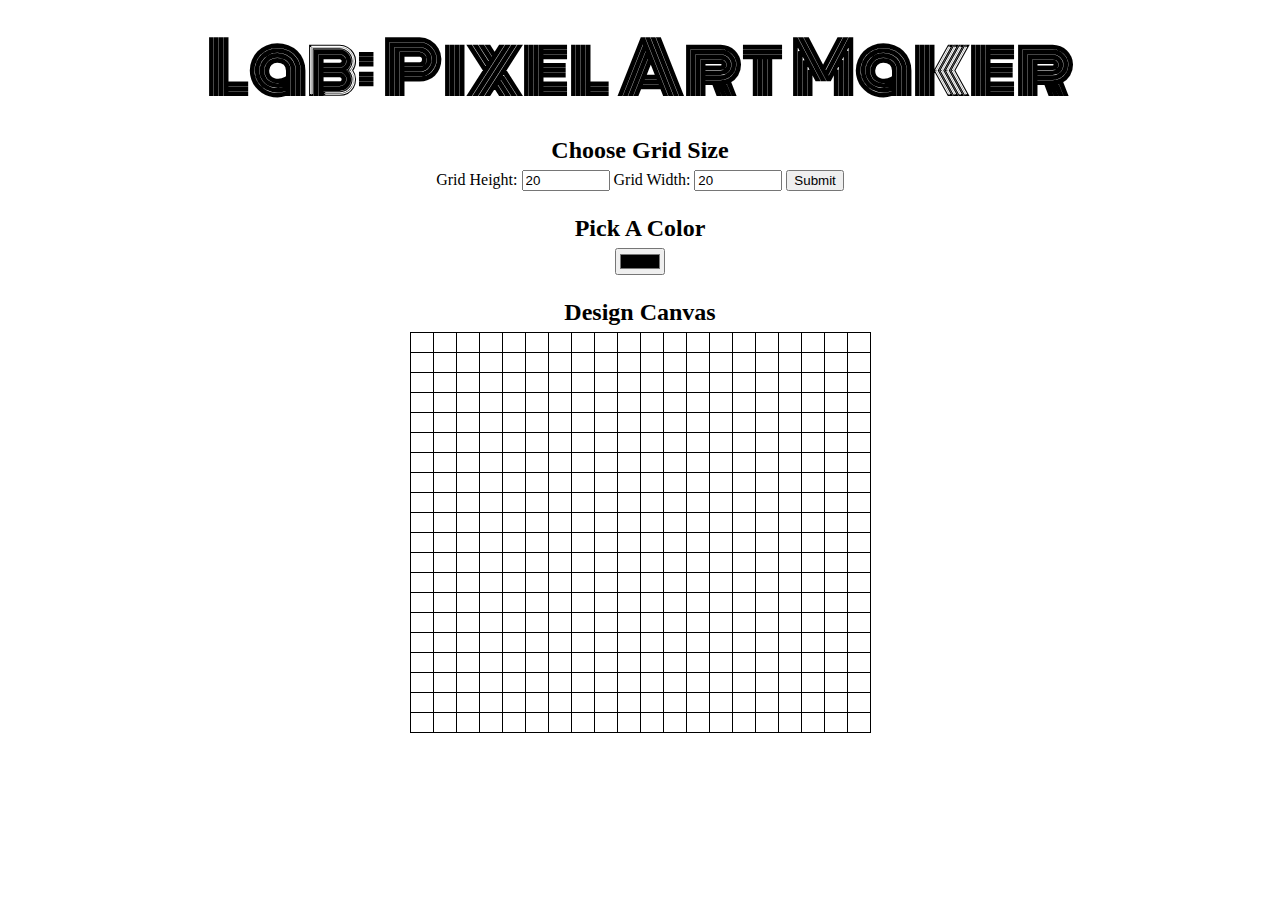
<file: Art-maker/index.html>
<!DOCTYPE html>
<html>
<head>
    <title>Pixel Art Maker!</title>
    <link rel="stylesheet" href="https://fonts.googleapis.com/css?family=Monoton">
    <meta name="viewport" content="width=device-width,initial-scale=1">
    <link rel="stylesheet" href="styles.css">
</head>
<body>
    <h1>Lab: Pixel Art Maker</h1>

    <h2>Choose Grid Size</h2>
    <form id="sizePicker">
        Grid Height:
        <input type="number" id="input_height" name="height" min="1" max="70" value="20" required="true">
        Grid Width:
        <input type="number" id="input_width" name="width" min="1" max="70" value="20" required="true">
        <input type="submit" id="submit">
    </form>

    <h2>Pick A Color</h2>
    <input type="color" id="colorPicker">

    <h2>Design Canvas</h2>
    <table id="pixel_canvas"></table>

    <script src="designs.js"></script>
    <script type="text/javascript">
        makeGrid();
    </script>
</body>
</html>
</file>
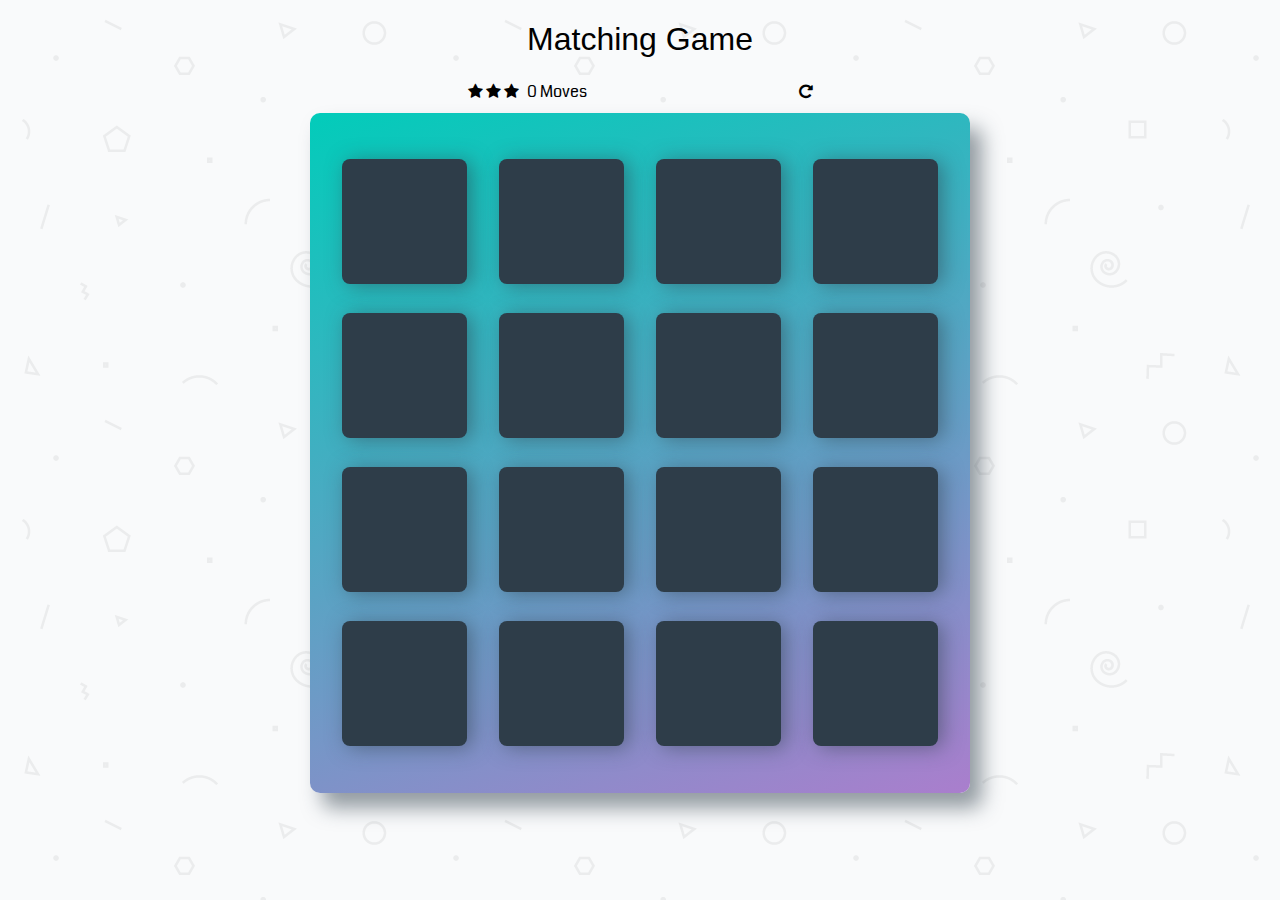
<file: Memory-Game/index.html>
<!doctype html>
<html lang="en">
<head>
    <meta charset="utf-8">
    <title>Matching Game</title>
    <meta name="description" content="">
    <link rel="stylesheet prefetch" href="https://maxcdn.bootstrapcdn.com/font-awesome/4.6.1/css/font-awesome.min.css">
    <link rel="stylesheet prefetch" href="https://fonts.googleapis.com/css?family=Coda">
    <link rel="stylesheet" href="css/app.css">
    <meta name="viewport" content="width=device-width, initial-scale=1.0">
</head>
<body>

    <div class="container" id="container">
        <header>
            <h1>Matching Game</h1>
        </header>

        <section class="score-panel">
        	<ul class="stars" id="stars">
        		<li><i class="fa fa-star"></i></li>
        		<li><i class="fa fa-star"></i></li>
        		<li><i class="fa fa-star"></i></li>
        	</ul>

        	<span class="moves" id="moves">3</span> Moves

            <div class="restart" id="restart">
        		<i class="fa fa-repeat"></i>
        	</div>
        </section>

        <ul class="deck" id="deck">
        </ul>
    </div>

    <div class="no_display" id="congratulation" >
        <h1>Congratulations! You won!</h1>
        <h2 id="socre_display">With moves</h2>
        <h3>WoW.....</h3>
        <Button class="play_again" id="play">Play Again</Button>
    </div>

    <script src="js/app.js"></script>
</body>
</html>
</file>
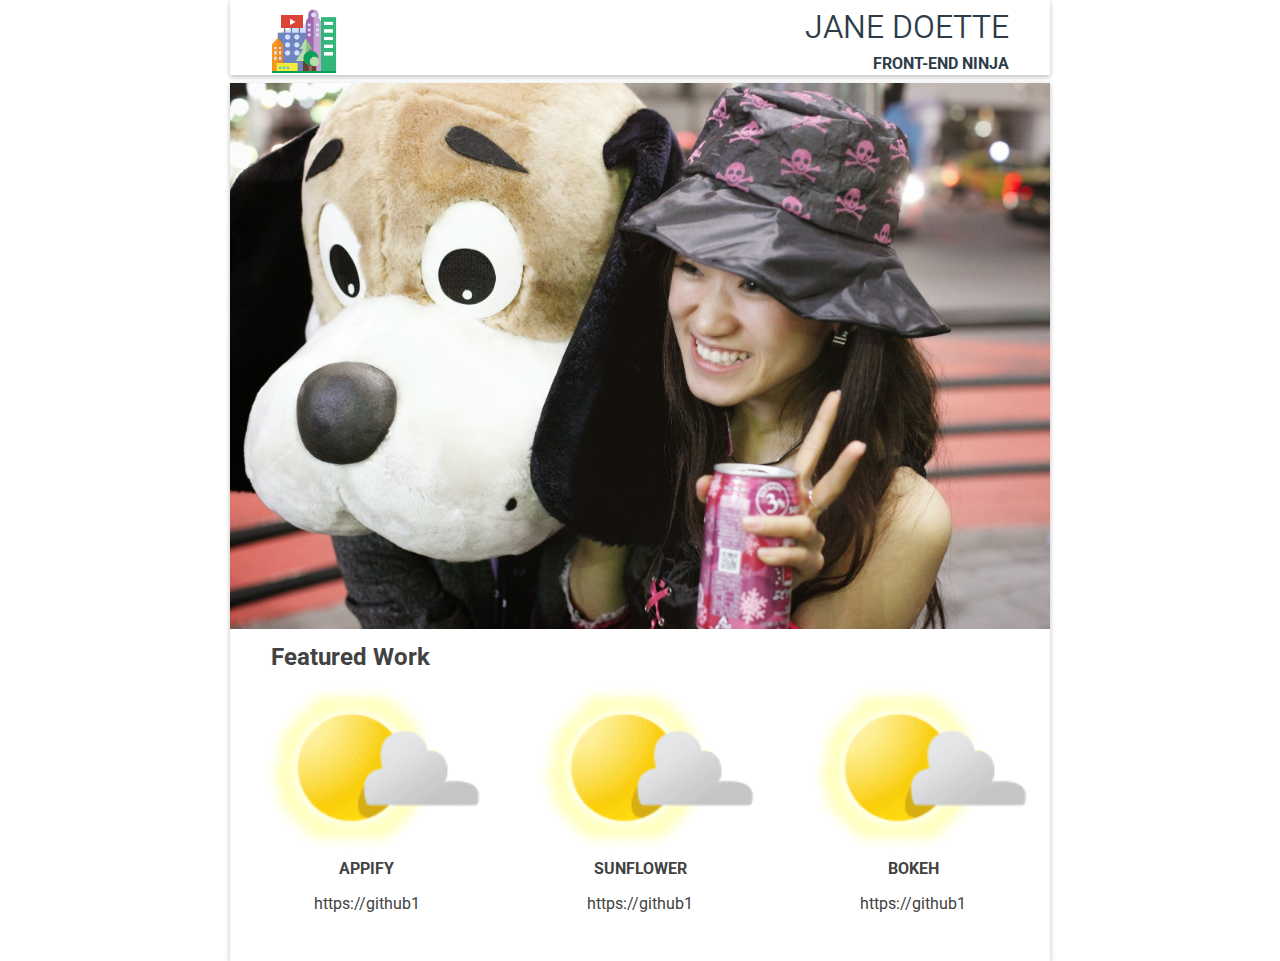
<file: mockup-to-Portfolio/index.html>
<!doctype html>
<html lang="en">
  <head>
    <meta charset="utf-8">
    <meta name="viewport" content="width=device-width, initial-scale=1.0">
    <title>My Portfolio</title>
    <link rel="stylesheet" href="css/main.css">
    <link href="https://fonts.googleapis.com/css?family=Roboto:300,400,500" rel="stylesheet" type="text/css">
  </head>
  <body>
    <header class="header">
      <div class="header__inner">
        <img class="header__logo" src="img/logo.png" alt="My picture">
        <section class="header_title">
          <h1 class="header__maintitle">
            JANE DOETTE
          </h1>
          <h3 class="header_subtitle">
            FRONT-END NINJA
          </h3>
        </section>
      </div>
    </header>

    <main>
      <section class="content">
        <section class="primary_display">
          <img class="primary_picture" src="img/primaryImg.jpg" alert="mainImg">
        </section>

        <section class="thumb_display">
          <h2 class="thumb_title">Featured Work</h2>

          <div class="thumb_gallery">
            <aeticle class="thumb_item">
              <a href="#">
                  <img class="thumb_picture" src="img/thumb1.png" alt="thumb1">
              </a>
              <h4 class="thumb_picture_title">APPIFY</h4>
              <p class="thumb_url">https://github1</p>
            </aeticle>

            <aeticle class="thumb_item">
              <a href="#">
                  <img class="thumb_picture" src="img/thumb1.png" alt="thumb1">
              </a>
              <h4 class="thumb_picture_title">SUNFLOWER</h4>
              <p class="thumb_url">https://github1</p>
            </aeticle>

            <aeticle class="thumb_item">
              <a href="#">
                  <img class="thumb_picture" src="img/thumb1.png" alt="thumb1">
              </a>
              <h4 class="thumb_picture_title">BOKEH</h4>
              <p class="thumb_url">https://github1</p>
            </aeticle>
          </div>

        </section>

      </section>
    </main>

    <footer>

    </footer>

  </body>
</html>
</file>
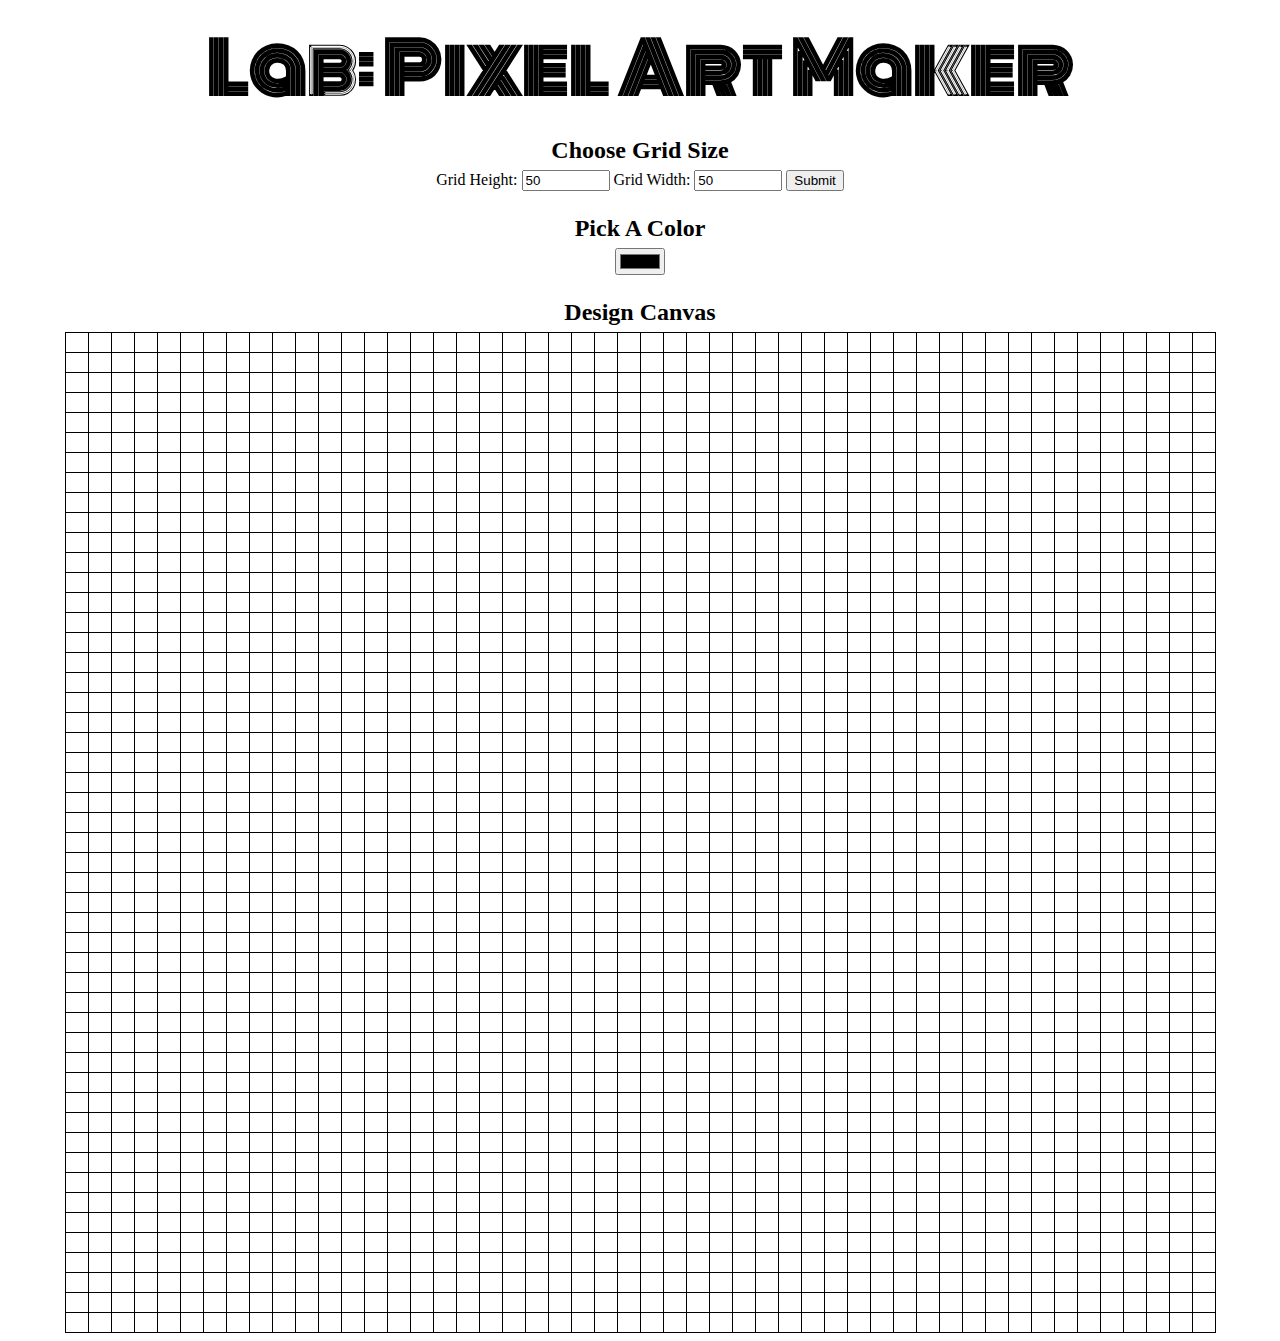
<file: 项目-Art Maker/project-pixel-art-maker-starter-master/index.html>
<!DOCTYPE html>
<html>
<head>
    <title>Pixel Art Maker!</title>
    <link rel="stylesheet" href="https://fonts.googleapis.com/css?family=Monoton">
    <meta name="viewport" content="width=device-width,initial-scale=1">
    <link rel="stylesheet" href="styles.css">
</head>
<body>
    <h1>Lab: Pixel Art Maker</h1>

    <h2>Choose Grid Size</h2>
    <div id="sizePicker">
        Grid Height:
        <input type="number" id="input_height" name="height" min="1" value="50">
        Grid Width:
        <input type="number" id="input_width" name="width" min="1" value="50">
        <input type="submit" id="submit">
    </div>

    <h2>Pick A Color</h2>
    <input type="color" id="colorPicker">

    <h2>Design Canvas</h2>
    <table id="pixel_canvas"></table>

    <script src="jquery-3.2.1.js"></script>
    <script src="designs.js"></script>
</body>
</html>
</file>
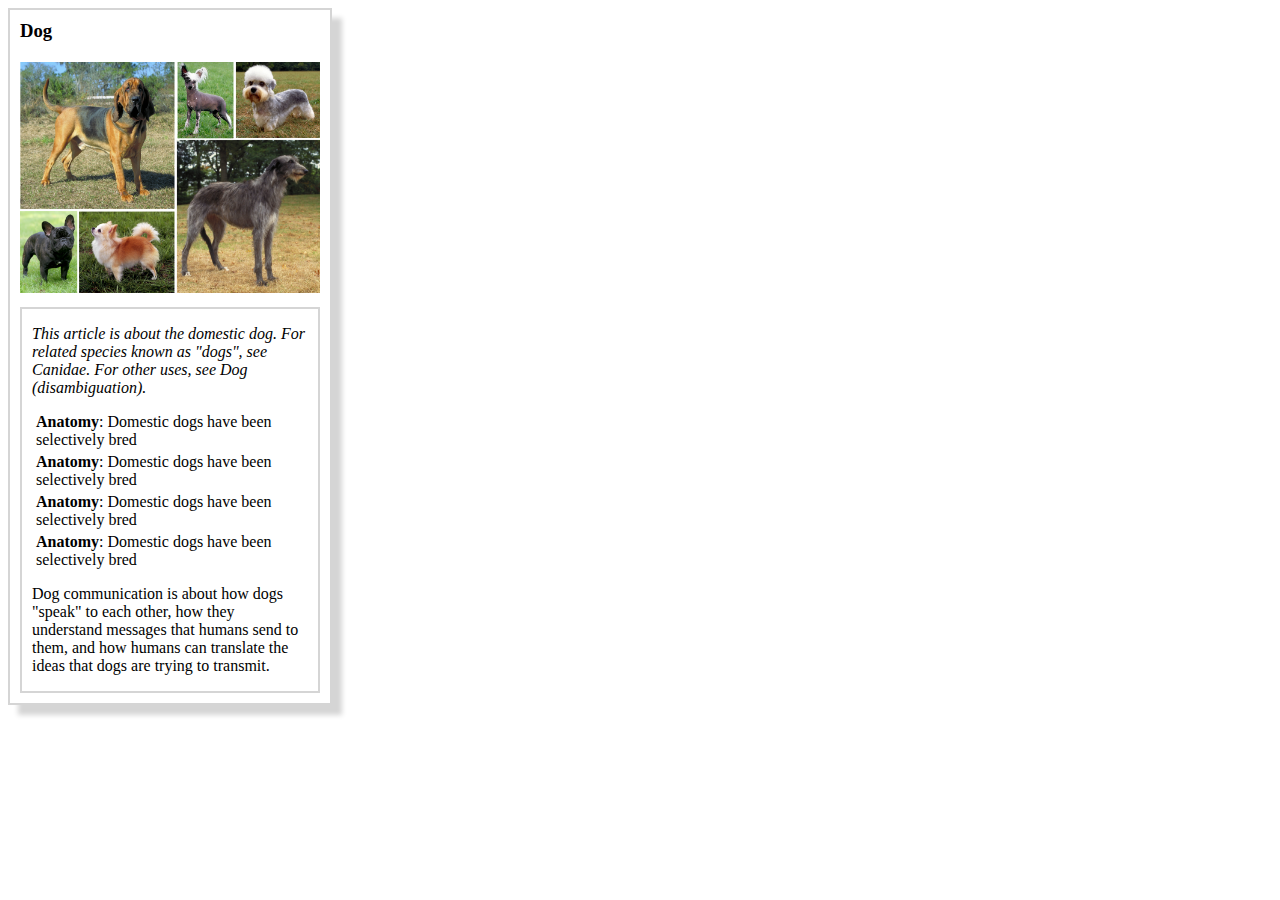
<file: mockup-to-animal_card/card.html>
<!DOCTYPE html>
<html>

<head>
    <meta charset="utf-8">
    <title>动物交换卡</title>
    <link rel="stylesheet" type="text/css" href="styles.css">
</head>

<body>
    <div class="animal_content">
        <!-- 在下面输入你最喜欢的动物（或者其他...）的名字 -->
        <h3 class="animal_head">Dog</h3>
        <!-- 在下面输入你最喜欢的动物的图片 -->
        <img src="placeholder.png" alt="Dog" class="animal_img">
        <div class="animal_information">
            <!-- 在下面输入你最喜欢的动物的一些趣味小知识 -->
            <p class="animal_interesting_fact">This article is about the domestic dog. For related species known as "dogs", see Canidae. For other uses, see Dog (disambiguation).
            </p>

            <ul class="animal_ul">
                <!-- 在下面输入你最喜欢的动物的信息列表 -->
                <li class="animal_li"><span class="animal_item">Anatomy</span>: Domestic dogs have been selectively bred </li>
                <li class="animal_li"><span class="animal_item">Anatomy</span>: Domestic dogs have been selectively bred </li>
                <li class="animal_li"><span class="animal_item">Anatomy</span>: Domestic dogs have been selectively bred </li>
                <li class="animal_li"><span class="animal_item">Anatomy</span>: Domestic dogs have been selectively bred </li>
            </ul>
            <!-- 在下面输入你最喜欢的动物的具体描述 -->
            <p>Dog communication is about how dogs "speak" to each other, how they understand messages that humans send to them, and how humans can translate the ideas that dogs are trying to transmit.</p>
        </div>
    </div>
</body>

</html>
</file>
<file: Art-maker/styles.css>
body {
    text-align: center;
}

h1 {
    font-family: Monoton;
    font-size: 70px;
    margin: 0.2em;
}

h2 {
    margin: 1em 0 0.25em;
}

h2:first-of-type {
    margin-top: 0.5em;
}

table,
tr,
td {
    border: 1px solid black;
}

table {
    border-collapse: collapse;
    margin: 0 auto;
}

tr {
    height: 20px;
}

td {
    width: 20px;
}

input[type=number] {
    width: 6em;
}

/* Extra Small Devices, Phones */
@media only screen and (max-width: 480px) {
    h1 {
        font-size: 20px;
    }

    tr {
        height: 10px;
    }

    td {
        width: 10px;
    }

    #sizePicker {
        font-size: 12px
    }

}


/* Extra Small Devices, Phones */
@media only screen and (max-width: 960px) {
    h1 {
        font-size: 50px;
    }

    tr {
        height: 15px;
    }

    td {
        width: 15px;
    }

    #sizePicker {
        font-size: 20px
    }

}
</file>
<file: Memory-Game/css/app.css>
html {
    box-sizing: border-box;
}

*,
*::before,
*::after {
    box-sizing: inherit;
}

html,
body {
    width: 100%;
    height: 100%;
    margin: 0;
    padding: 0;
}

body {
    background: #ffffff url('../img/geometry2.png'); /* Background pattern from Subtle Patterns */
    font-family: 'Coda', cursive;
}

.container {
    display: flex;
    justify-content: center;
    align-items: center;
    flex-direction: column;
}

h1 {
    font-family: 'Open Sans', sans-serif;
    font-weight: 300;
}

/*
 * Styles for the deck of cards
 */

.deck {
    width: 660px;
    min-height: 680px;
    background: linear-gradient(160deg, #02ccba 0%, #aa7ecd 100%);
    padding: 32px;
    border-radius: 10px;
    box-shadow: 12px 15px 20px 0 rgba(46, 61, 73, 0.5);
    display: flex;
    flex-wrap: wrap;
    justify-content: space-between;
    align-items: center;
    margin: 0 0 3em;
}

.deck .card {
    height: 125px;
    width: 125px;
    background: #2e3d49;
    /*hidden <i> tag*/
    font-size: 0;
    color: #ffffff;
    border-radius: 8px;
    cursor: pointer;
    display: flex;
    justify-content: center;
    align-items: center;
    box-shadow: 5px 2px 20px 0 rgba(46, 61, 73, 0.5);
}

.deck .card.open {
    transform: rotateY(0);
    background: #02b3e4;
    /*default: don't click*/
    cursor: default;
}

.deck .card.show {
    font-size: 33px;
}

.deck .card.match {
    background: #02ccba;
    font-size: 33px;
}

.disabled {
    pointer-events: none;
    cursor: default;
}

/*
 * Styles for the Score Panel
 */

.score-panel {
    text-align: left;
    width: 345px;
    margin-bottom: 10px;
}

.score-panel .stars {
    margin: 0;
    padding: 0;
    display: inline-block;
    margin: 0 5px 0 0;
}

.score-panel .stars li {
    list-style: none;
    display: inline-block;
}

.score-panel .restart {
    float: right;
    cursor: pointer;
}

/*rate: .deck .card.error_matching > error_matting*/ 
.deck .card.error_matching {
    animation:shake 3s;
    -moz-animation:shake 3s;
    -webkit-animation:shake 3s; 
    -o-animation:shake 3s; 

    background: #ff0000;
}

.deck .card.success_matching {
    animation:shake 3s;
    -moz-animation:shake 3s;
    -webkit-animation:shake 3s; 
    -o-animation:shake 3s; 

    background: #00ff00;
}


@keyframes shake {
  2% {
    transform: translate(4px, 4px) rotate(1.5deg); }
  4% {
    transform: translate(-5px, 10px) rotate(-1.5deg); }
  6% {
    transform: translate(7px, 2px) rotate(0.5deg); }
  8% {
    transform: translate(5px, -7px) rotate(1.5deg); }
  10% {
    transform: translate(-2px, 10px) rotate(2.5deg); }
  12% {
    transform: translate(-1px, -9px) rotate(-1.5deg); }
  14% {
    transform: translate(-1px, 5px) rotate(2.5deg); }
  16% {
    transform: translate(3px, 1px) rotate(2.5deg); }
  18% {
    transform: translate(6px, 7px) rotate(-0.5deg); }
  20% {
    transform: translate(2px, -7px) rotate(-1.5deg); }
  22% {
    transform: translate(-8px, 9px) rotate(-1.5deg); }
  24% {
    transform: translate(8px, 3px) rotate(-0.5deg); }
  26% {
    transform: translate(6px, 0px) rotate(-1.5deg); }
  28% {
    transform: translate(-2px, -3px) rotate(1.5deg); }
  30% {
    transform: translate(-5px, -9px) rotate(-1.5deg); }
  32% {
    transform: translate(-9px, -8px) rotate(-2.5deg); }
  34% {
    transform: translate(7px, 1px) rotate(-0.5deg); }
  36% {
    transform: translate(-3px, 10px) rotate(3.5deg); }
  38% {
    transform: translate(-4px, 10px) rotate(2.5deg); }
  40% {
    transform: translate(5px, 10px) rotate(-0.5deg); }
  42% {
    transform: translate(10px, -5px) rotate(0.5deg); }
  44% {
    transform: translate(2px, 7px) rotate(-0.5deg); }
  46% {
    transform: translate(6px, -5px) rotate(3.5deg); }
  48% {
    transform: translate(3px, -1px) rotate(-2.5deg); }
  50% {
    transform: translate(0px, -1px) rotate(2.5deg); }
  52% {
    transform: translate(-7px, -7px) rotate(3.5deg); }
  54% {
    transform: translate(-3px, 10px) rotate(-2.5deg); }
  56% {
    transform: translate(1px, 5px) rotate(-0.5deg); }
  58% {
    transform: translate(1px, 0px) rotate(-0.5deg); }
  60% {
    transform: translate(-9px, -1px) rotate(-0.5deg); }
  62% {
    transform: translate(2px, -3px) rotate(0.5deg); }
  64% {
    transform: translate(-5px, 8px) rotate(-2.5deg); }
  66% {
    transform: translate(-3px, 4px) rotate(2.5deg); }
  68% {
    transform: translate(5px, 9px) rotate(-2.5deg); }
  70% {
    transform: translate(-6px, 8px) rotate(1.5deg); }
  72% {
    transform: translate(-1px, 1px) rotate(2.5deg); }
  74% {
    transform: translate(2px, 6px) rotate(3.5deg); }
  76% {
    transform: translate(-5px, -7px) rotate(-1.5deg); }
  78% {
    transform: translate(-1px, -4px) rotate(-1.5deg); }
  80% {
    transform: translate(0px, 3px) rotate(2.5deg); }
  82% {
    transform: translate(4px, 10px) rotate(-2.5deg); }
  84% {
    transform: translate(1px, 8px) rotate(2.5deg); }
  86% {
    transform: translate(-9px, 5px) rotate(3.5deg); }
  88% {
    transform: translate(3px, 9px) rotate(1.5deg); }
  90% {
    transform: translate(0px, -2px) rotate(-2.5deg); }
  92% {
    transform: translate(-5px, 5px) rotate(-0.5deg); }
  94% {
    transform: translate(-6px, 0px) rotate(-0.5deg); }
  96% {
    transform: translate(5px, -6px) rotate(3.5deg); }
  98% {
    transform: translate(5px, 4px) rotate(-0.5deg); }
  0%, 100% {
    transform: translate(0, 0) rotate(0); } }

.no_display {
    display: none;
}

.congratulation {
    margin-top: 20%;
    padding-top: 10px;
    padding-bottom: 20px;
    display: block;
    text-align: center;
    background: #aa7ecd;
    box-shadow: 5px 2px 20px 0 rgba(46, 61, 73, 0.5);
    animation:shake 3s;
    -moz-animation:shake 3s;
    -webkit-animation:shake 3s; 
    -o-animation:shake 3s; 
}

.play_again {
    background: #FFF176;
    border-radius: 10px;
    box-shadow: 2px 1px 4px 0 rgba(46, 61, 73, 0.5);
}





/*pad*/
@media screen and (min-width: 540px) and (max-width: 735px) {
  .deck {
    width: 520px;
    min-height: 580px;
    padding: 22px;
    margin: 0 0 2.5em;
  }

  .deck .card {
    height: 100px;
    width: 100px;
  }

  h1 {
    font-weight: 250;
  }

  .score-panel {
    width: 245px;
  }
}

/*phone*/
@media screen and (min-width: 420px) and (max-width: 540px) {
  .deck {
    width: 400px;
    min-height: 480px;
    padding: 12px;
    margin: 0 0 2em;
  }

  .deck .card {
    height: 90px;
    width: 90px;
  }  

  h1 {
    font-weight: 200;
  }

   .score-panel {
    width: 190px;
  }
}


/*small phone*/
@media screen and (min-width: 300px) and (max-width: 420px) {
  .deck {
    width: 300px;
    min-height: 380px;
    padding: 10px;
    margin: 0 0 2em;
  }

  .deck .card {
    height: 65px;
    width: 65px;
  }
  
  h1 {
    font-weight: 150;
  }

   .score-panel {
    width: 145px;
  }
}
</file>
<file: mockup-to-Portfolio/css/main.css>
body, html {
  	margin: 0 auto;
  	padding: 0;
  	width: 80%;
  	height: 100%;
}

h1, h2, h3, h4, h5 {
  	margin: 0;
}

body
{
    /*设置字体的默认值*/
    font-family: "Roboto", sans-serif;
    color: #424242;
}

header, nav, footer, section, article, div {
    box-sizing: border-box;
}

/*header section start*/

.header {
    min-height: 75px;
    transition: min-height 0.3s;
    box-shadow: 0 2px 5px rgba(0, 0, 0, 0.26);
}

.header__logo {
    height: 65px;
    margin-left: 5%;
    vertical-align: top;
    margin-top: 0.5em;
}

.header_title {
    display: inline-block;
    margin: 0.5em 5%;
    text-align: right;
    float: right;
    color: #2d3c49;
}

.header__maintitle {
    font-weight: 350;
    font-size: 2em;
}

.header_subtitle {
    margin-top: 0.5em;
    font-size: 1em;
}

.nav_hr {
    height: 0.1em;
    background-color: #7d97ad;
    box-shadow: 0 2px 5px rgba(0, 0, 0, 0.26);
}

/*header section end*/

/*content section start*/
main {
    margin-top: 0.5em;
    padding-bottom: 2em;
    box-shadow: 0 2px 5px rgba(0, 0, 0, 0.26);
}

.primary_picture {
    width: 100%;
}

.thumb_title {
    margin-top: 10px;
    margin-left: 5%;
}

 /*这里使用 flexbox 来保持居中内容*/
/* box-shadow 与 设置浮动后的元素冲突，之前是通过 设置 display: inline-block; 来居中*/
.thumb_gallery {
    display: -webkit-flex;
    display: flex;
    padding: 0;
    margin: 0;
}

.thumb_display {
    width: 100%;
}

.thumb_item {
    text-align: center;
}

.thumb_picture {
    width: 100%;
}

.thumb_url {
    display: block;
}

.thumb_item {
    -webkit-flex: 1;
            flex: 1;
}

/*content section end*/

/*pad*/
@media screen and (min-width: 400px) and (max-width: 558px) {
  body, html {
    margin: 0;
    padding: 0;
    width: 100%;
    height: 100%;
  }

  .thumb_gallery {
    flex-direction: column;
  }

  .thumb_item {
    width: 100%;
  }
}

/*phone*/
@media screen and (max-width: 400px) {
  body, html {
    margin: 0;
    padding: 0;
    width: 100%;
    height: 100%;
  }

  .thumb_gallery {
    flex-direction: column;
  }

  .thumb_item {
    width: 100%;
  }

  .header__maintitle {
    font-weight: 350;
    font-size: 1.5em;
  }

  .header__logo {
    height: 55px;
    margin-left: 5%;
    vertical-align: top;
    margin-top: 0.5em;
  }
}
</file>
<file: 项目-Art Maker/project-pixel-art-maker-starter-master/styles.css>
body {
    text-align: center;
}

h1 {
    font-family: Monoton;
    font-size: 70px;
    margin: 0.2em;
}

h2 {
    margin: 1em 0 0.25em;
}

h2:first-of-type {
    margin-top: 0.5em;
}

table,
tr,
td {
    border: 1px solid black;
}

table {
    border-collapse: collapse;
    margin: 0 auto;
}

tr {
    height: 20px;
}

td {
    width: 20px;
}

input[type=number] {
    width: 6em;
}

/* Extra Small Devices, Phones */
@media only screen and (max-width: 480px) {
    h1 {
        font-size: 20px;
    }

    tr {
        height: 10px;
    }

    td {
        width: 10px;
    }

    #sizePicker {
        font-size: 12px
    }

}
</file>
<file: mockup-to-animal_card/styles.css>
.animal_interesting_fact {
	font-style: italic;
}

.animal_item {
	font-weight: bold;
}

.animal_li {
	list-style-type: none;
	margin:4px;
}

.animal_ul {
	padding:0;
	margin:0;
}

.animal_head {
	width: 300px;
	margin: 10px;
}

/*margin,padding是以当前的width向外扩展，固定的width的不变的*/
.animal_img {
	width:300px;
	margin: 10px;
	background: black;
}

/*border是在width的大小之外在扩展出相应的距离*/
.animal_content {
	border: 2px solid rgb(213,213,213); 
	width: 320px;
	padding-bottom: 10px;
	box-shadow: 10px 10px 5px rgb(213,213,213);
}

.animal_information {
	width: 276px;
	margin-left: 10px;
	margin-right: 10px;
	border: 2px solid rgb(213,213,213);
	padding-left: 10px;
	padding-right: 10px;
}
</file>
